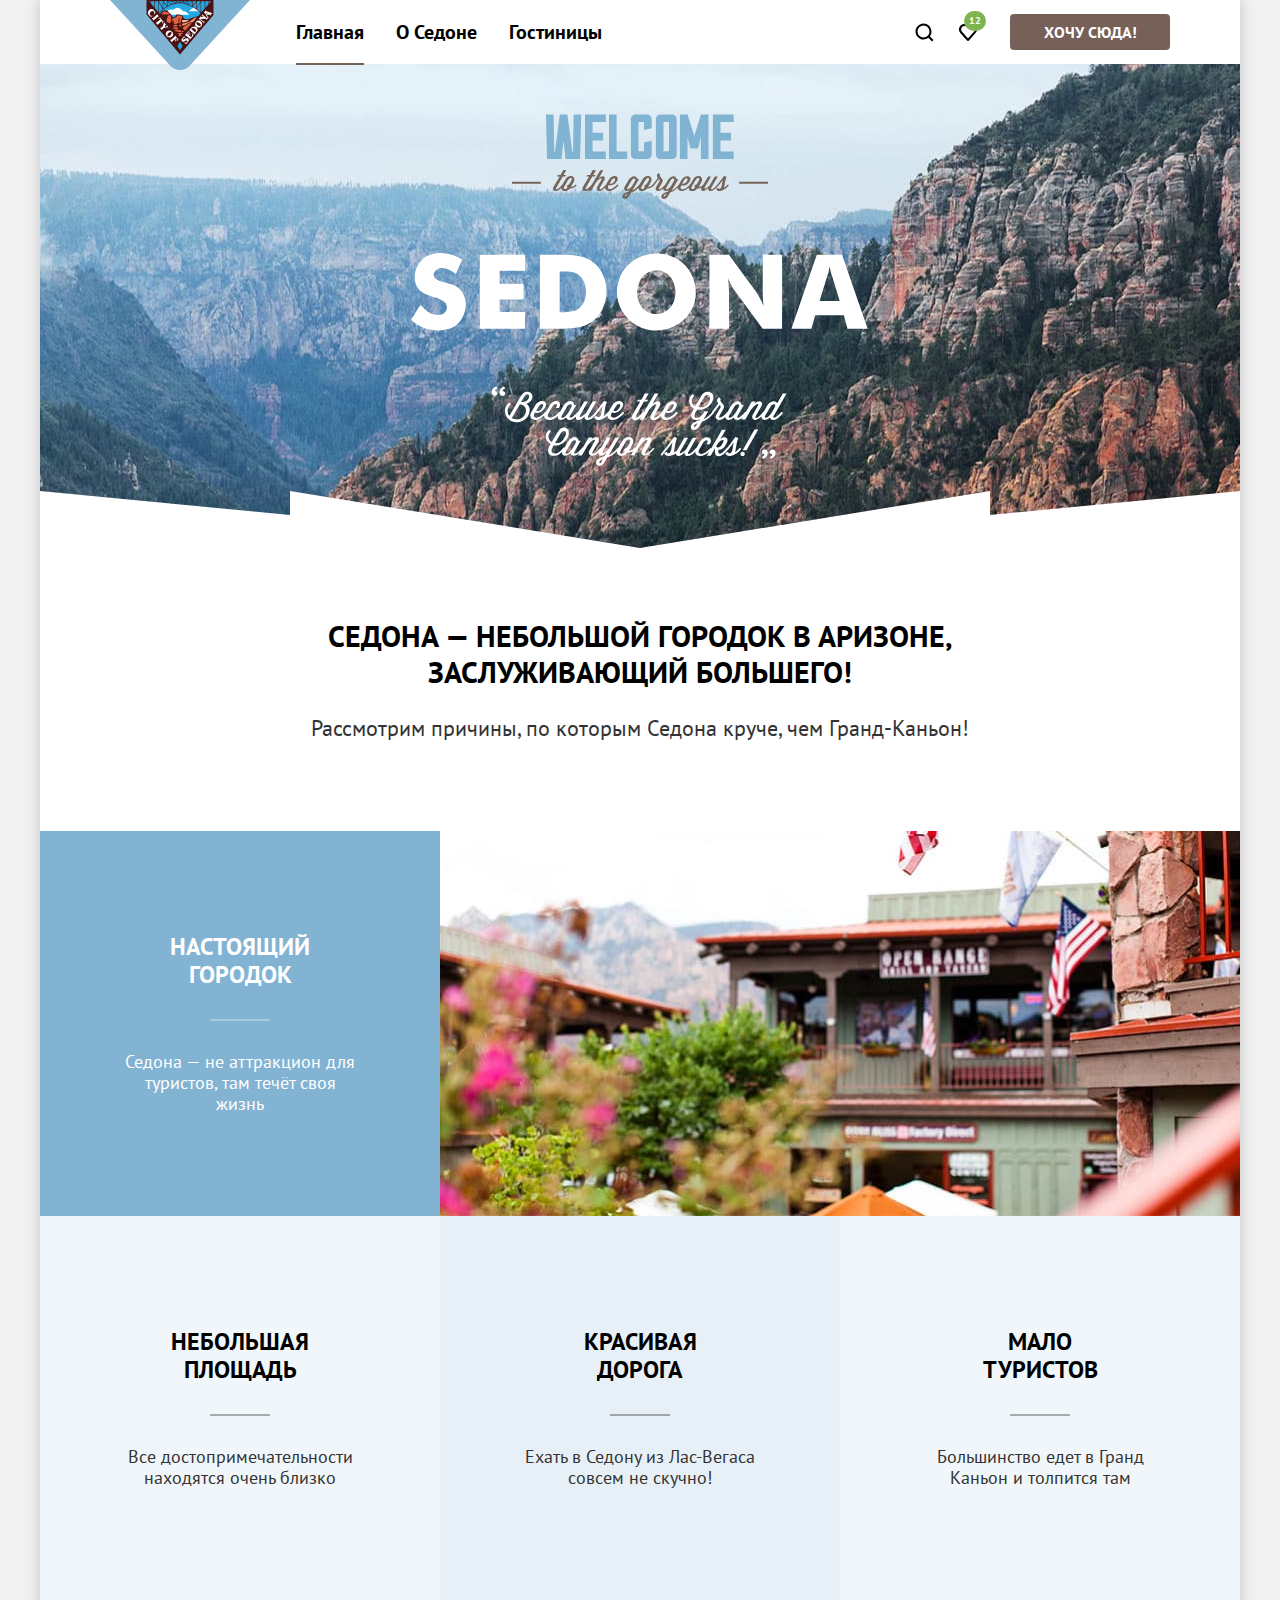
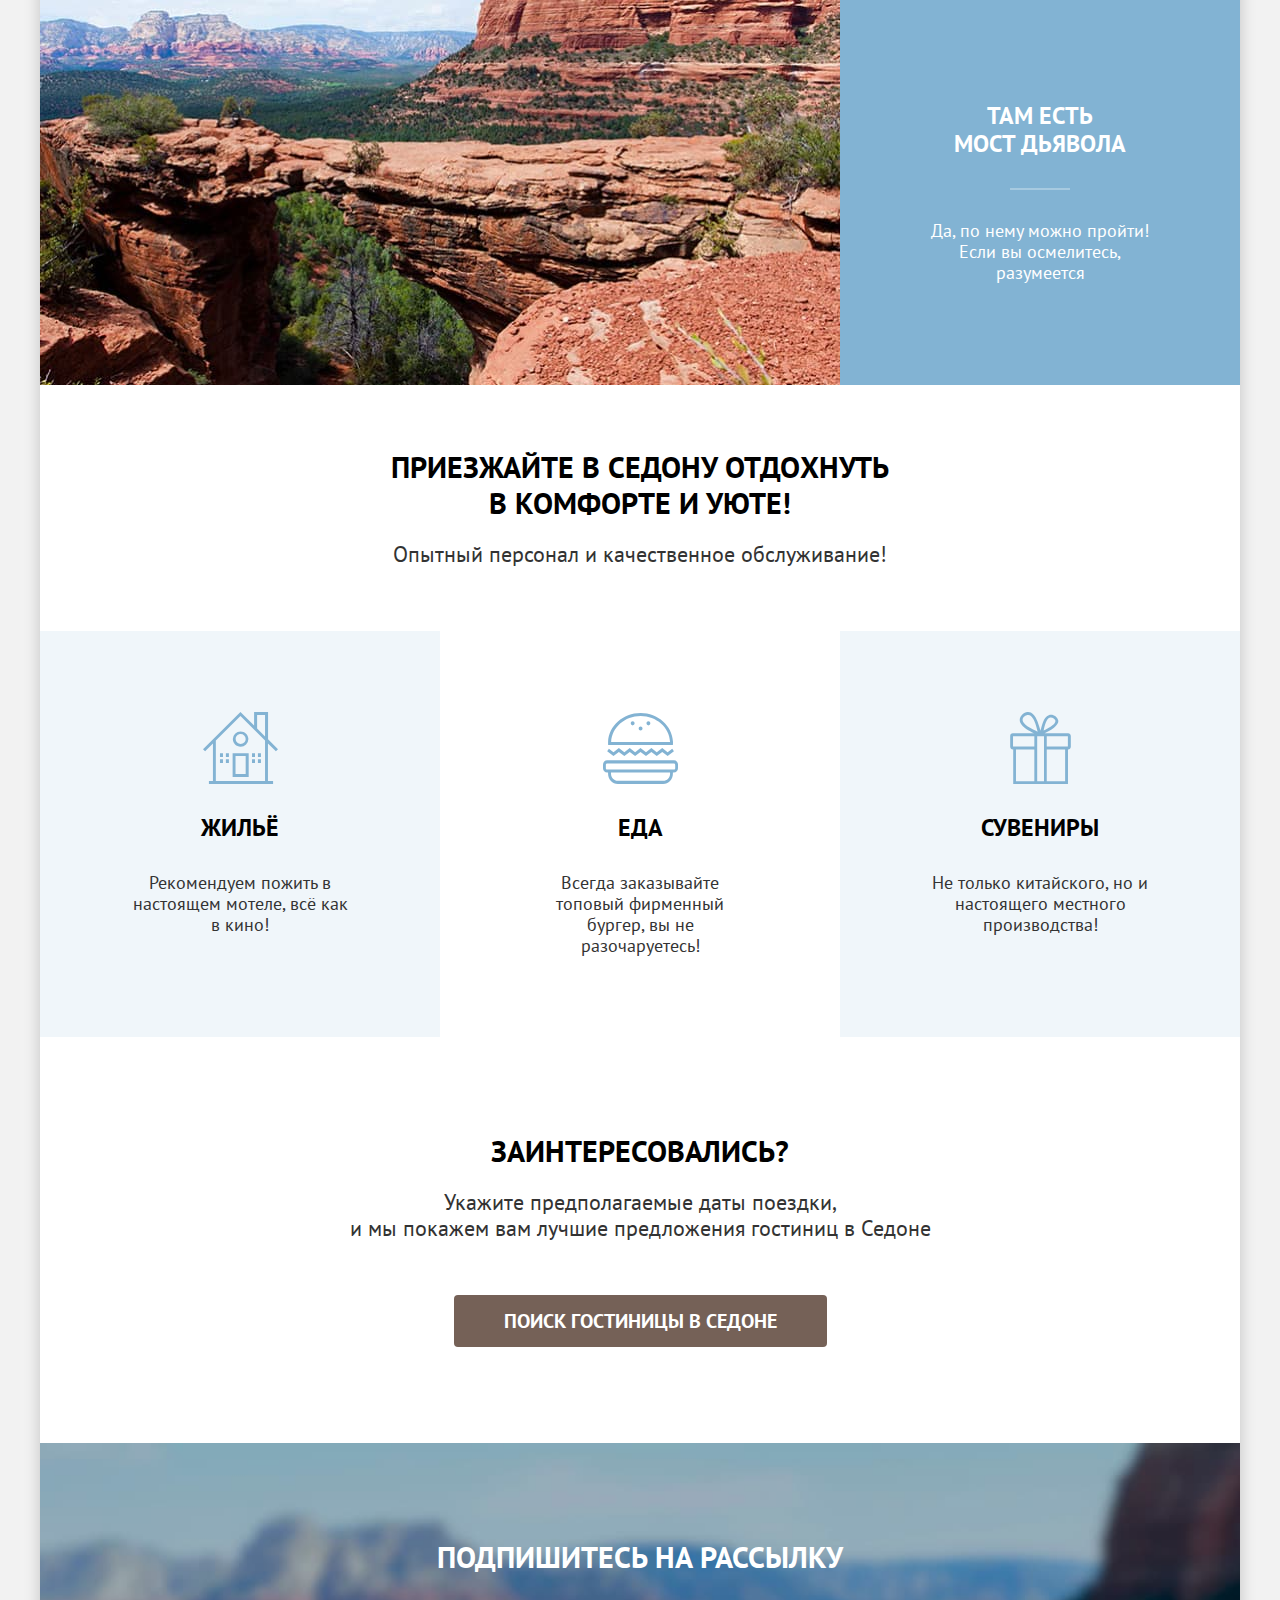
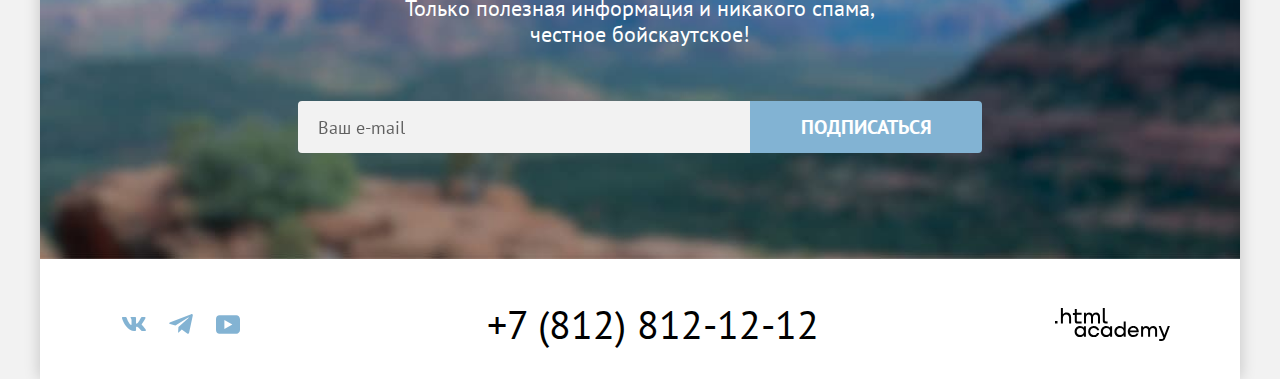
<file: index.html>
<!DOCTYPE html>
<html lang="ru">

<head>
  <meta charset="utf-8">
  <title>Седона</title>
  <link rel="stylesheet" href="styles/styles.css">
</head>

<body>
<div class="page-container">
  <header class="page-header" data-test="header">
    <a class="page-header__logo" href="index.html">
      <img class="page-header__logo-img" src="images/logo.svg" width="140" height="70" alt="Логотип Седона">
    </a>
    <nav class="navigation">
      <ul class="navigation__list list-reset">
        <li class="navigation__item">
          <a class="navigation__link navigation__link--current" href="index.html" aria-current="page">
            Главная
          </a>
        </li>
        <li class="navigation__item">
          <a class="navigation__link" href="#">О Седоне</a>
        </li>
        <li class="navigation__item">
          <a class="navigation__link" href="catalog.html">Гостиницы</a>
        </li>
      </ul>
      <ul class="navigation__list navigation__list--user list-reset">
        <li class="navigation__item">
          <a class="navigation__link navigation__link--search" href="#">
            <span class="visually-hidden">Поиск</span>
          </a>
        </li>

        <li class="navigation__item">
          <a class="navigation__link navigation__link--favorites" href="#">
            <span class="visually-hidden">В избранном</span>
            <span class="navigation__favorites-count">12</span>
          </a>
        </li>
      </ul>
    </nav>
    <a class="page-header__cta-button button" href="#">Хочу сюда!</a>
  </header>
  <main class="main main--index" data-test="main">
    <section class="hero" data-test="hero">
      <h1 class="visually-hidden">Добро пожаловать в Седону!</h1>
      <img class="hero__image" src="images/welcome.svg" width="458" height="352"
           alt="Welcome to the gorgeous Sedona, because the Grand Canyon sucks!">
    </section>
    <section class="advantages" data-test="advantages">
      <h2 class="advantages__title section-title">Седона — небольшой городок в Аризоне, заслуживающий большего!</h2>
      <p class="advantages__description">Рассмотрим причины, по которым Седона круче, чем Гранд-Каньон!</p>
      <ul class="advantages__list list-reset">
        <li class="advantages__item advantages__item--image">
          <div class="advantages__item-content">
            <h3 class="advantages__item-title item-title">Настоящий городок</h3>
            <p class="advantages__item-text item-text">Седона — не аттракцион для туристов, там течёт своя жизнь</p>
          </div>
          <img class="advantages__item-image" src="images/advantages/1.jpg" width="800" height="385"
               alt="Уютная улица Седоны">
        </li>
        <li class="advantages__item">
          <h3 class="advantages__item-title item-title">Небольшая площадь</h3>
          <p class="advantages__item-text item-text">Все достопримечательности находятся очень близко</p>
        </li>
        <li class="advantages__item">
          <h3 class="advantages__item-title item-title">Красивая<br> дорога</h3>
          <p class="advantages__item-text item-text">Ехать в Седону из Лас-Вегаса совсем не скучно!</p>
        </li>
        <li class="advantages__item">
          <h3 class="advantages__item-title item-title">Мало<br> туристов</h3>
          <p class="advantages__item-text item-text">Большинство едет в Гранд Каньон и толпится там</p>
        </li>
        <li class="advantages__item advantages__item--image">
          <div class="advantages__item-content">
            <h3 class="advantages__item-title item-title">Там есть<br> мост дьявола</h3>
            <p class="advantages__item-text item-text">Да, по нему можно пройти! Если вы осмелитесь, разумеется</p>
          </div>
          <img class="advantages__item-image" src="images/advantages/2.jpg" width="800" height="385"
               alt="Вид с моста дьявола на каньон">
        </li>
      </ul>
    </section>
    <section class="features">
      <h2 class="features__title section-title">Приезжайте в Седону отдохнуть в комфорте и уюте!</h2>
      <p class="features__description">Опытный персонал и качественное обслуживание!</p>
      <ul class="features__list list-reset">
        <li class="features__item features__item--motel">
          <h3 class="features__item-title item-title">Жильё</h3>
          <p class="features__item-text item-text">Рекомендуем пожить в настоящем мотеле,
            всё как в кино!</p>
        </li>
        <li class="features__item features__item--food">
          <h3 class="features__item-title item-title">Еда</h3>
          <p class="features__item-text item-text">Всегда заказывайте
            топовый фирменный бургер, вы не разочаруетесь!</p>
        </li>
        <li class="features__item features__item--gift">
          <h3 class="features__item-title item-title">Сувениры</h3>
          <p class="features__item-text item-text">Не только китайского,
            но и настоящего местного производства!</p>
        </li>
      </ul>
    </section>
    <section class="search" data-test="search">
      <h2 class="search__title section-title">Заинтересовались?</h2>
      <p class="search__description">Укажите предполагаемые даты поездки,<br> и мы покажем вам лучшие предложения
        гостиниц в
        Седоне</p>
      <button class="search__button button button--big" type="button">Поиск гостиницы в Седоне</button>
    </section>
    <section class="subscription" data-test="subscribe">
      <h2 class="subscription__title section-title">Подпишитесь на рассылку</h2>
      <p class="subscription__description">Только полезная информация и никакого спама,<br> честное бойскаутское!
      </p>
      <form class="subscription__form" action="https://echo.htmlacademy.ru/" method="post">
        <label class="subscription__label" for="subscription-email">
          <span class="visually-hidden">Введите e-mail</span>
        </label>
        <input class="subscription__input" type="email" name="subscription-email" id="subscription-email"
               placeholder="Ваш e-mail" required>
        <button class="subscription__button button button--big button--second" type="submit">Подписаться</button>
      </form>
    </section>
  </main>
  <footer class="page-footer" data-test="footer">
    <ul class="social list-reset">
      <li class="social__item">
        <a class="social__link social__link--vk"
           href="https://vk.com/htmlacademy"
           target="_blank"
           rel="noopener">
          <span class="visually-hidden">Vkontakte</span>
        </a>
      </li>
      <li class="social__item">
        <a class="social__link social__link--telegram"
           href="https://t.me/htmlacademy"
           target="_blank"
           rel="noopener">
          <span class="visually-hidden">Telegram</span>
        </a>
      </li>
      <li class="social__item">
        <a class="social__link social__link--youtube"
           href="https://www.youtube.com/user/htmlacademyru"
           target="_blank"
           rel="noopener">
          <span class="visually-hidden">YouTube</span>
        </a>
      </li>
    </ul>
    <a class="page-footer__phone" href="tel:+78128121212">+7 (812) 812-12-12</a>
    <a class="page-footer__academy-link"
       href="https://htmlacademy.ru/"
       target="_blank"
       rel="noopener">
      <span class="page-footer__academy-icon" aria-hidden="true"></span>
      <span class="visually-hidden">HTML Academy</span>
    </a>
  </footer>
</div>

<div class="modal modal--hidden">
  <div class="modal__inner modal__inner--search">
    <section class="modal__content">
      <h2 class="modal__title">Поиск гостиницы в Седоне</h2>
      <button class="modal__close-button" type="button">
        <span class="visually-hidden">Закрыть</span>
        <svg width="15" height="15" viewBox="0 0 15 15" fill="currentColor" xmlns="http://www.w3.org/2000/svg">
          <path
            d="M14.5 1.78 13.2.5 7.49 6.2 1.79.5.48 1.8l5.7 5.7-5.7 5.7 1.3 1.3 5.7-5.7 5.7 5.7 1.3-1.3-5.7-5.7 5.7-5.7Z" />
        </svg>
      </button>
      <form class="search-form" action="https://echo.htmlacademy.ru/" method="post">
        <p class="search-form__field-group">
          <label class="search-form__label" for="search-checkin">Дата заезда:</label>
          <input class="search-form__input search-form__input--date" type="text" name="search-checkin"
                 value="27 апреля 2020" id="search-checkin" placeholder="Укажите дату" required>
          <span class="search-form__message search-form__message--error">Мы не можем отправить вас в прошлое.</span>
        </p>
        <p class="search-form__field-group">
          <label class="search-form__label" for="search-checkout">Дата выезда:</label>
          <input class="search-form__input search-form__input--date" type="text" name="search-checkout"
                 value="1 сентября 2023" id="search-checkout" placeholder="Укажите дату" required>
          <span class="search-form__message">На эти даты есть свободные номера. Пока есть.</span>
        </p>
        <p class="search-form__field-group search-form__field-group--count">
              <span class="search-form__option search-form__option--adults">
                <label class="search-form__label" for="search-adults">Взрослые:</label>
                <span class="search-form__count-container">
                  <button class="search-form__count-button search-form__count-button--minus" type="button">
                    <svg width="14" height="14" viewBox="0 0 14 14" fill="currentColor"
                         xmlns="http://www.w3.org/2000/svg">
                      <path d="M0 6v2h8h6V6Z" />
                    </svg>
                    <span class="visually-hidden">Уменьшить количество взрослых</span>
                  </button>
                  <input class="search-form__input search-form__input--count" type="number" name="search-adults"
                         value="2" placeholder="1" id="search-adults" required>
                  <button class="search-form__count-button search-form__count-button--plus" type="button">
                    <svg width="14" height="14" viewBox="0 0 14 14" fill="currentColor"
                         xmlns="http://www.w3.org/2000/svg">
                      <path d="M14 6H8V0H6v6H0v2h6v6h2V8h6V6Z" />
                    </svg>
                    <span class="visually-hidden">Увеличить количество взрослых</span>
                  </button>
                </span>
              </span>
          <span class="search-form__option search-form__option--kids">
                <span class="search-form__label-wrapper">
                  <label class="search-form__label" for="search-kids">Дети:</label>
                  <span class="tooltip">
                    <button class="tooltip__toggle" type="button" aria-labelledby="tooltip-label-date">
                      <svg class="tooltip__icon" width="26" height="26" viewBox="0 0 26 26" fill="currentColor"
                           xmlns="http://www.w3.org/2000/svg">
                        <circle cx="13" cy="13" r="13" />
                        <path fill-rule="evenodd" clip-rule="evenodd" d="M12 7h2v2h-2V7Zm2 12h-2v-9h2v9Z"
                              fill="#ffffff" />
                      </svg>
                    </button>
                    <span class="tooltip__text" role="tooltip" id="tooltip-label-date">Укажите количество детей, которые
                      будут с вами, возраст которых от 6 до 18 лет. Дети до 6 лет размещаются бесплатно.</span>
                  </span>
                </span>
                <span class="search-form__count-container">
                  <button class="search-form__count-button search-form__count-button--minus" type="button">
                    <svg width="14" height="14" viewBox="0 0 14 14" fill="currentColor"
                         xmlns="http://www.w3.org/2000/svg">
                      <path d="M0 6v2h8h6V6Z" />
                    </svg>
                    <span class="visually-hidden">Уменьшить количество детей</span>
                  </button>
                  <input class="search-form__input search-form__input--count" type="number" id="search-kids"
                         name="search-kids" value="2" placeholder="1" required>
                  <button class="search-form__count-button search-form__count-button--plus" type="button">
                    <svg width="14" height="14" viewBox="0 0 14 14" fill="currentColor"
                         xmlns="http://www.w3.org/2000/svg">
                      <path d="M14 6H8V0H6v6H0v2h6v6h2V8h6V6Z" />
                    </svg>
                    <span class="visually-hidden">Увеличить количество детей</span>
                  </button>
                </span>
              </span>
        </p>
        <button class="button search-form__button" type="submit">Найти</button>
      </form>
    </section>
  </div>
</div>
<script src="script/script.js" type="module"></script>
</body>

</html>
</file>
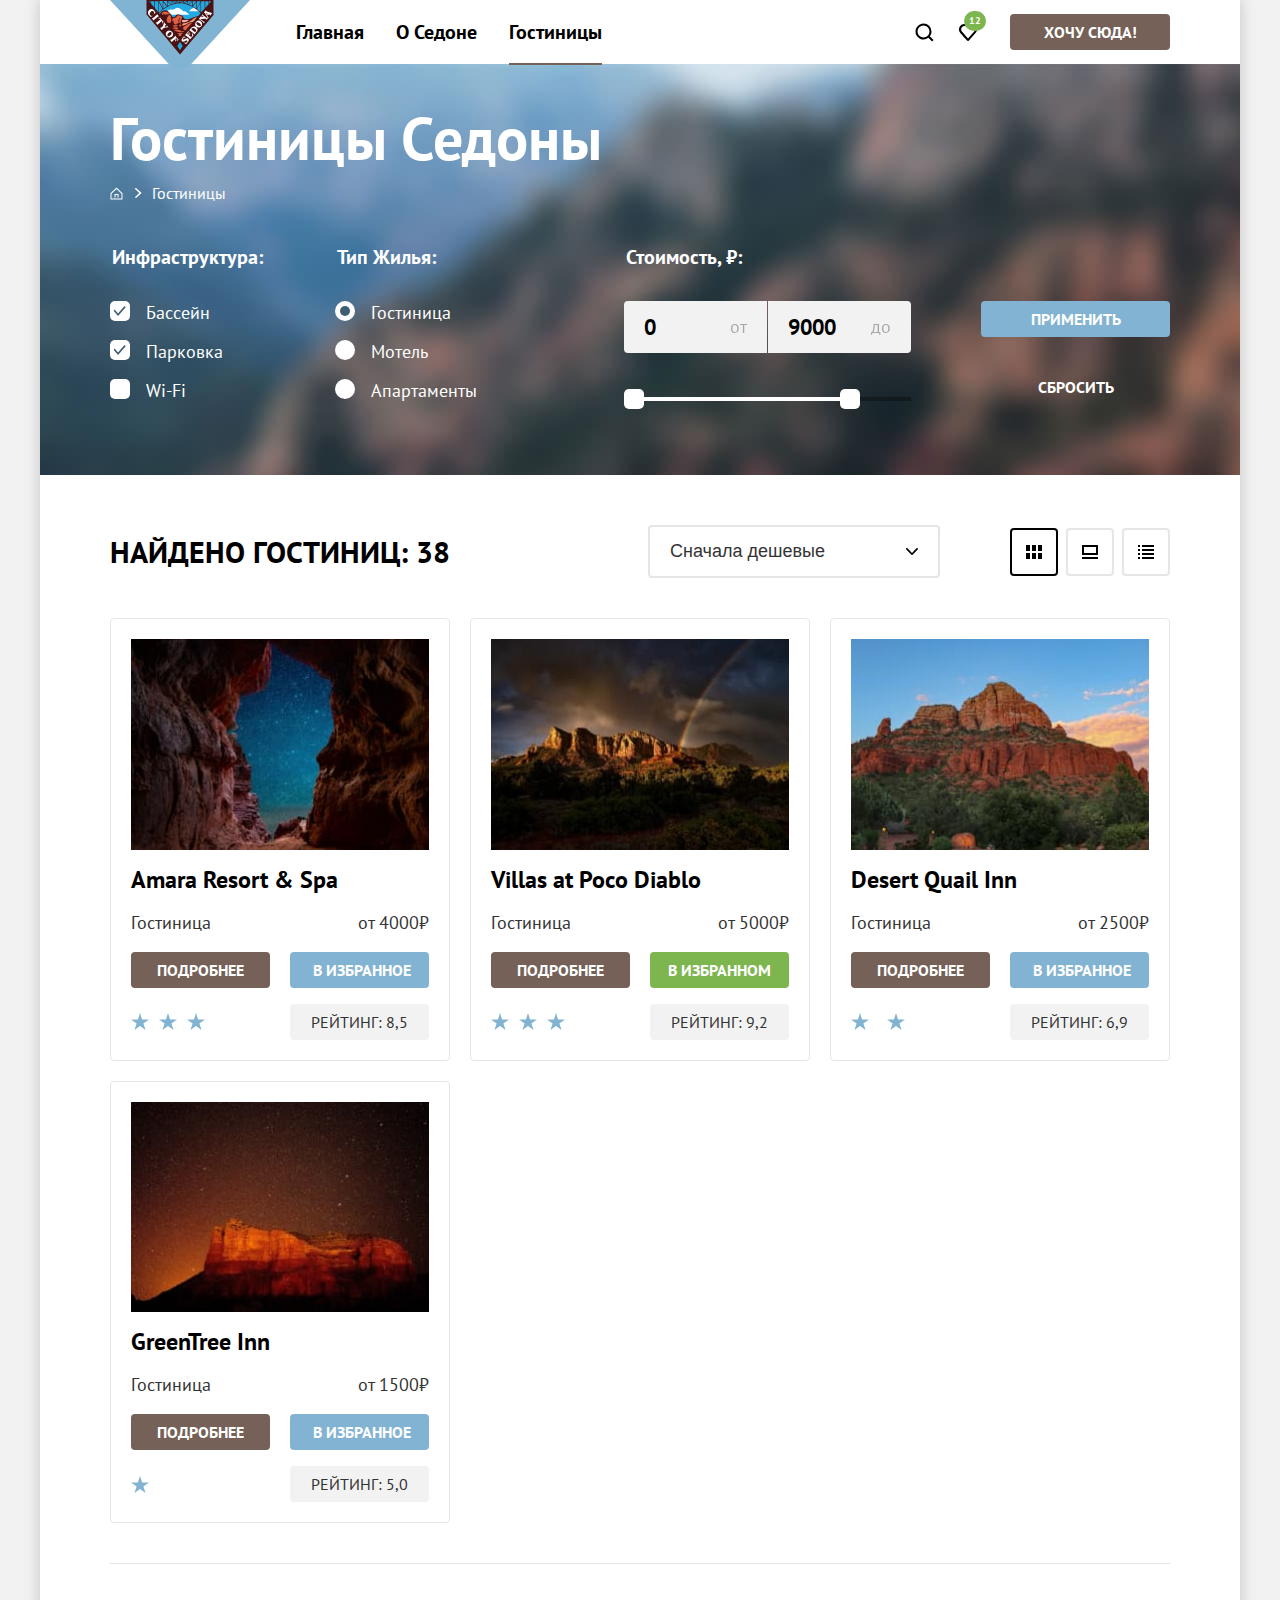
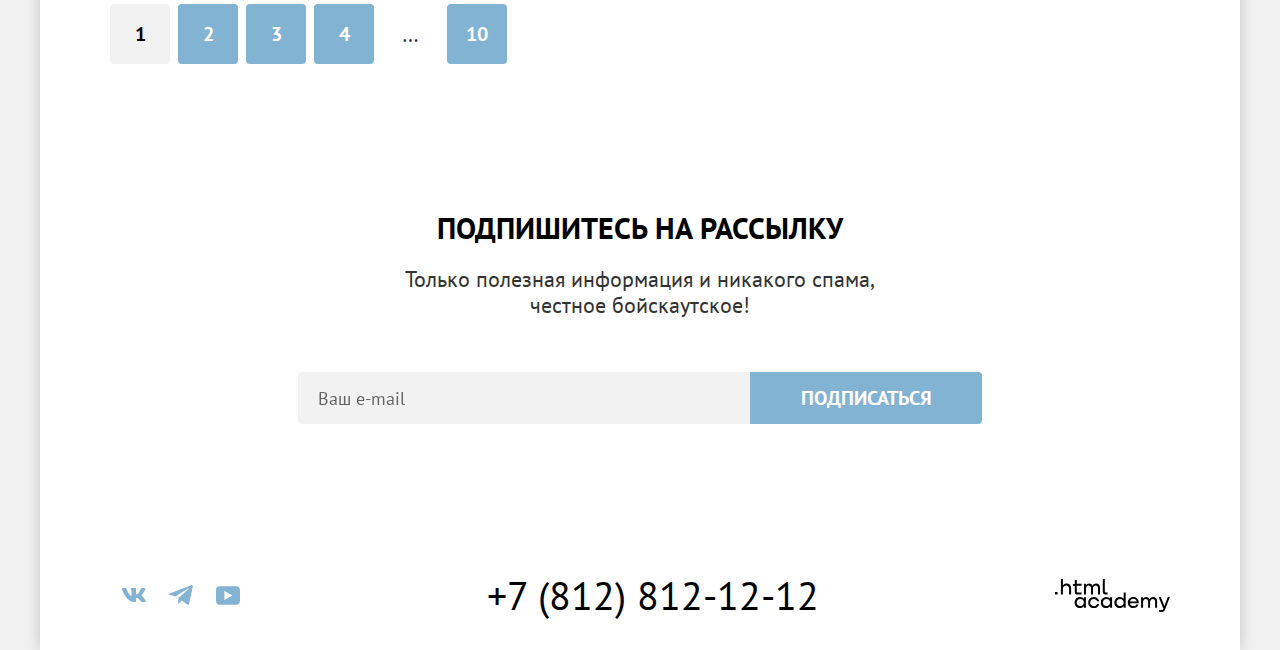
<file: catalog.html>
<!DOCTYPE html>
<html lang="ru">

<head>
  <meta charset="utf-8">
  <title>Каталог</title>
  <link rel="stylesheet" href="styles/styles.css">
</head>

<body>
<div class="page-container">
  <header class="page-header" data-test="header">
    <a class="page-header__logo" href="index.html">
      <img class="page-header__logo-img" src="images/logo.svg" width="140" height="70" alt="Логотип Седона">
    </a>
    <nav class="navigation">
      <ul class="navigation__list list-reset">
        <li class="navigation__item">
          <a class="navigation__link" href="index.html">Главная</a>
        </li>
        <li class="navigation__item">
          <a class="navigation__link" href="#">О Седоне</a>
        </li>
        <li class="navigation__item">
          <a class="navigation__link  navigation__link--current" href="catalog.html"
             aria-current="page">Гостиницы</a>
        </li>
      </ul>
      <ul class="navigation__list navigation__list--user list-reset">
        <li class="navigation__item">
          <a class="navigation__link navigation__link--search" href="#">
            <span class="visually-hidden">Поиск</span>
          </a>
        </li>

        <li class="navigation__item">
          <a class="navigation__link navigation__link--favorites" href="#">
            <span class="visually-hidden">В избранном</span>
            <span class="navigation__favorites-count">12</span>
          </a>
        </li>
      </ul>
    </nav>
    <a class="page-header__cta-button button" href="#">Хочу сюда!</a>
  </header>
  <main class="main main--inner" data-test="main">
    <header class="inner-header">
      <h1 class="inner-header__title page-title">Гостиницы Седоны</h1>
      <ul class="breadcrumbs list-reset">
        <li class="breadcrumbs__item">
          <a class="breadcrumbs__link breadcrumbs__link--home" href="index.html">
            <span class="visually-hidden">Главная</span>
          </a>
        </li>
        <li class="breadcrumbs__item">
          <span class="breadcrumbs__current">Гостиницы</span>
        </li>
      </ul>
      <section class="catalog-filter" data-test="filter">
        <h2 class="visually-hidden">Подбор гостиниц</h2>
        <form class="catalog-filter__form" action="https://echo.htmlacademy.ru/" method="get">
          <fieldset class="catalog-filter__group">
            <legend class="catalog-filter__title">Инфраструктура:</legend>
            <ul class="catalog-filter__list list-reset">
              <li class="catalog-filter__item">
                <label class="control">
                  <input class="control__input control-input visually-hidden" type="checkbox" name="swimming-pool"
                         checked>
                  <span class="control__mark control-mark"></span>
                  <span class="control__label control-label">Бассейн</span>
                </label>
              </li>
              <li class="catalog-filter__item">
                <label class="control">
                  <input class="control__input control-input visually-hidden" type="checkbox" name="parking"
                         checked>
                  <span class="control__mark control-mark"></span>
                  <span class="control__label control-label">
                        Парковка</span>
                </label>
              </li>
              <li class="catalog-filter__item">
                <label class="control">
                  <input class="control__input control-input visually-hidden" type="checkbox" name="wi-fi">
                  <span class="control__mark control-mark"></span>
                  <span class="control__label control-label">Wi-Fi</span>
                </label>
              </li>
            </ul>
          </fieldset>
          <fieldset class="catalog-filter__group">
            <legend class="catalog-filter__title">Тип жилья:</legend>
            <ul class="catalog-filter__list list-reset">
              <li class="catalog-filter__item">
                <label class="control">
                  <input class="control__input control-input visually-hidden" type="radio" name="group"
                         value="hotel" checked>
                  <span class="control__mark control-mark"></span>
                  <span class="control__label control-label">Гостиница</span>
                </label>
              </li>
              <li class="catalog-filter__item">
                <label class="control">
                  <input class="control__input control-input visually-hidden" type="radio" name="group"
                         value="motel">
                  <span class="control__mark control-mark"></span>
                  <span class="control__label control-label">Мотель</span>
                </label>
              <li class="catalog-filter__item">
                <label class="control">
                  <input class="control__input control-input visually-hidden" type="radio" name="group"
                         value="apartment">
                  <span class="control__mark control-mark"></span>
                  <span class="control__label control-label">Апартаменты</span>
                </label>
              </li>
            </ul>
          </fieldset>
          <fieldset class="catalog-filter__group catalog-filter__group--range">
            <legend class="catalog-filter__title">Стоимость, ₽:</legend>
            <div class="range">
              <div class="range__inputs">
                <div class="range__input">
                  <input
                    class="range__field range__field--min"
                    type="number"
                    name="min-price"
                    value="0"
                    id="min-price">
                  <label class="range__label" for="min-price">от</label>
                </div>

                <div class="range__input">
                  <input
                    class="range__field range__field--max"
                    type="number"
                    name="max-price"
                    value="9000"
                    id="max-price">
                  <label class="range__label" for="max-price">до</label>
                </div>
              </div>

              <div class="range__scale">
                <div class="range__bar" style="left: 0px; width: 226px">
                  <button class="range__toggle range__toggle--min" type="button">
                    <span class="visually-hidden">Изменить минимальную цену</span>
                  </button>

                  <button class="range__toggle range__toggle--max" type="button">
                    <span class="visually-hidden">Изменить максимальную цену</span>
                  </button>
                </div>
              </div>
            </div>
          </fieldset>
          <div class="catalog-filter__buttons">
            <button class="catalog-filter__button button button--second" type="submit">Применить</button>
            <button class="catalog-filter__button button button--reset" type="reset">Сбросить</button>
          </div>
        </form>
      </section>
    </header>
    <section class="catalog" data-test="catalog">
      <h2 class="visually-hidden">Предложение по гостиницам, отелям и апартаментам</h2>
      <div class="catalog__sort">
        <p class="catalog__found section-title">Найдено гостиниц: 38</p>
        <select class="catalog__sort-select select-control" aria-label="Сортировка">
          <option value="popular">Сначала популярные</option>
          <option value="cheap" selected>Сначала дешевые</option>
          <option value="expensive">Сначала дорогие</option>
        </select>
        <div class="catalog__view">
          <a class="catalog__view-toggle catalog__view-toggle--tile catalog__view-toggle--active"
             href="catalog.html?view=tile">
            <span class="visually-hidden">Показать плиткой</span>
          </a>
          <a class="catalog__view-toggle catalog__view-toggle--card" href="catalog.html?view=card">
            <span class="visually-hidden">Показать карточками</span>
          </a>
          <a class="catalog__view-toggle catalog__view-toggle--list" href="catalog.html?view=list">
            <span class="visually-hidden">Показать списком</span>
          </a>
        </div>
      </div>
      <ul class="catalog-list list-reset">
        <li class="hotel-card">
          <article class="hotel-card__inner">
            <a class="hotel-card__image-link" href="#">
              <img class="hotel-card__image" src="images/catalog/1.jpg" width="300" height="212"
                   alt="Ночное звездное небо из пещеры в Седоне">
            </a>
            <h3 class="hotel-card__title">
              <a class="hotel-card__title-link title-text" href="#">Amara Resort & Spa</a>
            </h3>
            <p class="hotel-card__type">Гостиница</p>
            <p class="hotel-card__price">от 4000₽</p>
            <a class="hotel-card__button button" href="#">Подробнее</a>
            <button class="hotel-card__button  button button--second" type="button" aria-pressed="false">
              В избранное
            </button>
            <p class="hotel-card__stars hotel-card__stars--4" role="img">
                  <span class="visually-hidden">
                    4 звезды
                  </span>
            </p>
            <p class="hotel-card__rating">Рейтинг: 8,5</p>
          </article>
        </li>
        <li class="hotel-card">
          <article class="hotel-card__inner">
            <a class="hotel-card__image-link" href="#">
              <img class="hotel-card__image" src="images/catalog/2.jpg" width="300" height="212"
                   alt="Радуга над горами Седоны">
            </a>
            <h3 class="hotel-card__title">
              <a class="hotel-card__title-link title-text" href="#">Villas at Poco Diablo</a>
            </h3>
            <p class="hotel-card__type">Гостиница</p>
            <p class="hotel-card__price">от 5000₽</p>
            <a class="hotel-card__button button" href="#">Подробнее</a>
            <button class="hotel-card__button button button--select" type="button" aria-pressed="true">В избранном
            </button>
            <p class="hotel-card__stars hotel-card__stars--4" role="img">
                  <span class="visually-hidden">
                    4 звезды
                  </span>
            </p>
            <p class="hotel-card__rating">Рейтинг: 9,2</p>
          </article>
        </li>
        <li class="hotel-card">
          <article class="hotel-card__inner">
            <a class="hotel-card__image-link" href="#">
              <img class="hotel-card__image" src="images/catalog/3.jpg" width="300" height="212"
                   alt="Деревья у подножия гор Седоны">
            </a>
            <h3 class="hotel-card__title">
              <a class="hotel-card__title-link title-text" href="#">Desert Quail Inn</a>
            </h3>
            <p class="hotel-card__type">Гостиница</p>
            <p class="hotel-card__price">от 2500₽</p>
            <a class="hotel-card__button button" href="#">Подробнее</a>
            <button class="hotel-card__button button button--second" type="button" aria-pressed="false">
              В избранное
            </button>
            <p class="hotel-card__stars hotel-card__stars--3" role="img">
                  <span class="visually-hidden">
                    3 звезды
                  </span>
            </p>
            <p class="hotel-card__rating">Рейтинг: 6,9</p>
          </article>
        </li>
        <li class="hotel-card">
          <article class="hotel-card__inner">
            <a class="hotel-card__image-link" href="#">
              <img class="hotel-card__image" src="images/catalog/4.jpg" width="300" height="212"
                   alt="Ночное небо и горы Седоны">
            </a>
            <h3 class="hotel-card__title">
              <a class="hotel-card__title-link title-text" href="#">GreenTree Inn
              </a>
            </h3>
            <p class="hotel-card__type">Гостиница</p>
            <p class="hotel-card__price">от 1500₽</p>
            <a class="hotel-card__button button" href="#">Подробнее</a>
            <button class="hotel-card__button button button--second" type="button" aria-pressed="false">
              В избранное
            </button>
            <p class="hotel-card__stars hotel-card__stars--2">
                  <span class="visually-hidden">
                    2 звезды
                  </span>
            </p>
            <p class="hotel-card__rating">Рейтинг: 5,0</p>
          </article>
        </li>
      </ul>
      <ul class="pagination list-reset">
        <li class="pagination__item">
          <a class="pagination__link pagination__link--current">1</a>
        </li>
        <li class="pagination__item">
          <a class="pagination__link" href="#">2</a>
        </li>
        <li class="pagination__item">
          <a class="pagination__link" href="#">3</a>
        </li>
        <li class="pagination__item">
          <a class="pagination__link" href="#">4</a>
        </li>
        <li class="pagination__item pagination__item--ellipsis">
          <span aria-hidden="true">…</span>
        </li>
        <li class="pagination__item">
          <a class="pagination__link" href="#">10</a>
        </li>
      </ul>
    </section>
    <section class="subscription" data-test="subscribe">
      <h2 class="subscription__title section-title">Подпишитесь на рассылку</h2>
      <p class="subscription__description">Только полезная информация и никакого спама, честное бойскаутское!</p>
      <form class="subscription__form" action="https://echo.htmlacademy.ru/" method="post">
        <label class="subscription__label" for="subscription-email">
          <span class="visually-hidden">Введите e-mail</span>
        </label>
        <input class="subscription__input" type="email" name="subscription-email" id="subscription-email"
               placeholder="Ваш e-mail" required>
        <button class="subscription__button button button--big button--second" type="submit">Подписаться</button>
      </form>
    </section>
  </main>
  <footer class="page-footer" data-test="footer">
    <ul class="social list-reset">
      <li class="social__item">
        <a class="social__link social__link--vk"
           href="https://vk.com/htmlacademy"
           target="_blank"
           rel="noopener">
          <span class="visually-hidden">Vkontakte</span>
        </a>
      </li>
      <li class="social__item">
        <a class="social__link social__link--telegram"
           href="https://t.me/htmlacademy"
           target="_blank"
           rel="noopener">
          <span class="visually-hidden">Telegram</span>
        </a>
      </li>
      <li class="social__item">
        <a class="social__link social__link--youtube"
           href="https://www.youtube.com/user/htmlacademyru"
           target="_blank"
           rel="noopener">
          <span class="visually-hidden">YouTube</span>
        </a>
      </li>
    </ul>
    <a class="page-footer__phone" href="tel:+78128121212">+7 (812) 812-12-12</a>
    <a class="page-footer__academy-link"
       href="https://htmlacademy.ru/"
       target="_blank"
       rel="noopener">
      <span class="page-footer__academy-icon" aria-hidden="true"></span>
      <span class="visually-hidden">HTML Academy</span>
    </a>
  </footer>
</div>
</body>

</html>
</file>
<file: styles/styles.css>
@font-face {
  font-family: "PT Sans";
  src: url("../fonts/ptsans-400.woff2") format("woff2");
  font-weight: 400;
  font-style: normal;
  font-display: swap;
}

@font-face {
  font-family: "PT Sans";
  src: url("../fonts/ptsans-700.woff2") format("woff2");
  font-weight: 700;
  font-style: normal;
  font-display: swap;
}

:root {
  /* Цвета текста */
  --texts-second: #333;
  --texts-error: #ff5757;
  --texts-hover: #756157;
  --texts-active: rgba(117, 97, 87, 0.3);
  --texts-texts-basic: #000;
  --texts-background-default: #fff;
  --texts-background-small: rgba(255, 255, 255, 0.3);
  --texts-background-hover: rgba(255, 255, 255, 0.6);
  --texts-background-focus: rgba(255, 255, 255, 0.1);
  --texts-background-active: rgba(255, 255, 255, 0.3); /* Цвета кнопок */
  --buttons-basic: #756157;
  --buttons-second: #82b3d3;
  --buttons-select: #7db54f;
  --buttons-disabled: #e5e5e5;
  --buttons-brown-hover: #615048;
  --buttons-blue-hover: #68a2ca;
  --buttons-green-hover: #6c9e42;
  /* Фоны */
  --background-basic-1: #fff;
  --background-basic-2: rgba(0, 0, 0, 0.3);
  --background-basic-3: #82b3d3;
  --background-second-1: rgba(131, 179, 211, 0.12);
  --background-second-2: rgba(131, 179, 211, 0.2);
  --basic-light: #f2f2f2;
  /* Цвета иконок */
  --icons-basic: #000;
  --icons-second: #83b3d3;
  --icons-text: #7db54f;
  --icons-hover: #756157;
  --icons-active: rgba(117, 97, 87, 0.3);
  --icons-second-hover: #68a2ca;
  --icons-second-active: rgba(104, 162, 202, 0.3);
  --forms-inputs: #3f5e72;
  --forms-elements-1: #e5e5e5;
  --forms-elements-2: #f2f2f2;
  /* Шрифт */
  --basic-font-family: "PT Sans", "Arial", sans-serif;
  /* Размеры */
  --font-size-s: 12px;
  --font-size-m: 14px;
  --font-size-l: 18px;
  --font-size-xl: 30px;
  /* Межстрочные */
  --line-height-s: 16px;
  --line-height-m: 20px;
  --line-height-l: 26px;
  --line-height-xl: 36px;
  /* Насыщенность */
  --font-weight-regular: 400;
  --font-weight-bold: 700;
  --heading-1-size: 60px;
  --heading-1-line: 78px;
  --heading-2-size: 30px;
  --heading-2-line: 36px;
  --heading-3-size: 24px;
  --heading-3-line: 28px;
  --heading-4-size: 20px;
  --heading-4-line: 24px;
  --text-phone-size: 40px;
  --text-phone-line: 40px;
  --text-basic-size: 22px;
  --text-basic-line: 26px;
  --text-blocks-size: 18px;
  --text-blocks-line: 21px;
  --text-small-size: 16px;
  --text-small-line: 21px;
  --text-xsmall-size: 10px;
  --text-xsmall-line: 10px;
  --text-bold-size: 18px;
  --text-bold-line: 21px;
  --form-input-size: 18px;
  --form-input-line: 21px;
  --checkbox-text: 18px;
  --checkbox-line: 23px;
  --button-big-size: 20px;
  --button-big-line: 36px;
  --button-small-size: 16px;
  --button-small-line: 20px;
  --button-like-normal-size: 16px;
  --button-like-normal-line: 20px;
  --button-like-noncase-size: 16px;
  --button-like-noncase-line: 20px;
}

*, *::before, *::after {
  box-sizing: border-box;
}

html {
  height: 100%;
  background-color: var(--forms-elements-2);
}

body {
  min-width: 1280px;
  height: 100%;
  margin: 0 auto;
  font-family: var(--basic-font-family);
  font-style: normal;
  font-size: var(--text-basic-size);
  line-height: var(--text-basic-line);
  font-weight: var(--font-weight-regular);

  color: var(--texts-second);
}

img {
  max-width: 100%;
  height: auto;
  object-fit: contain;
}

.visually-hidden {
  position: absolute;
  width: 1px;
  height: 1px;
  margin: -1px;
  padding: 0;
  border: 0;
  clip: rect(0 0 0 0);
  overflow: hidden;
}

.page-container {
  display: flex;
  flex-direction: column;
  max-width: 1200px;
  min-height: 100%;
  margin: 0 auto;

  background-color: var(--texts-background-default);
  box-shadow: 0 0 15px 0 hsla(0, 0%, 0%, 0.2);
}

.page-title {
  font-size: var(--heading-1-size);
  line-height: var(--heading-1-line);
  font-weight: var(--font-weight-bold);
}

.section-title {
  font-size: var(--heading-2-size);
  line-height: var(--heading-2-line);
  font-weight: var(--font-weight-bold);
  color: var(--texts-texts-basic);
  text-transform: uppercase;
}

.item-title {
  font-size: var(--heading-3-size);
  line-height: var(--heading-3-line);
  font-weight: var(--font-weight-bold);
  color: var(--texts-texts-basic);
  text-transform: uppercase;
}

.item-text {
  font-size: var(--text-blocks-size);
  line-height: var(--text-blocks-line);
}

.title-text {
  font-size: var(--heading-3-size);
  line-height: var(--heading-3-line);
  color: var(--texts-texts-basic);
  text-decoration: none;
}

.button {
  display: inline-block;
  appearance: none;
  padding: 8px 10px;
  font-family: inherit;
  font-size: var(--button-small-size);
  line-height: var(--button-small-line);
  font-weight: var(--font-weight-bold);
  text-align: center;
  color: var(--texts-background-default);
  background-color: var(--buttons-basic);
  text-decoration: none;
  text-transform: uppercase;
  border: none;
  border-radius: 4px;
  transition: background-color 250ms ease-in-out,
  color 250ms ease-in-out;
  cursor: pointer;
}

.button::before {
  content: "";
  height: 1em;
  display: inline-block;
  vertical-align: middle;
}

.button:not(:disabled):hover {
  background-color: var(--buttons-brown-hover);
}

.button:not(:disabled):focus-visible {
  background-color: var(--buttons-brown-hover);
}

.button:not(:disabled):active {
  color: var(--texts-background-small);
  background-color: var(--texts-hover);
}

.button:disabled {
  color: var(--texts-background-default);
  background-color: var(--buttons-disabled);
  pointer-events: none;
  cursor: default;
}

.button--second {
  background-color: var(--buttons-second);
}

.button--second:not(:disabled):hover {
  background-color: var(--buttons-blue-hover);
}

.button--second:not(:disabled):focus-visible {
  background-color: var(--buttons-blue-hover);
}

.button--second:not(:disabled):active {
  background-color: var(--buttons-second);
}

.button--select {
  background-color: var(--buttons-select);
}

.button--select:not(:disabled):hover {
  background-color: var(--buttons-green-hover);
}

.button--select:not(:disabled):focus-visible {
  background: var(--buttons-green-hover);
}

.button--select:not(:disabled):active {
  color: var(--texts-background-small);
}

.button--reset {
  background-color: transparent;
}

.button--reset:not(:disabled):hover {
  color: var(--texts-background-hover);
  background-color: transparent;
}

.button--reset:not(:disabled):focus-visible {
  background-color: transparent;
  outline: 3px solid var(--icons-second);
}

.button--reset:not(:disabled):active {
  color: var(--texts-background-small);
}

.button--big {
  padding: 8px 50px;
  font-size: var(--button-big-size);
  line-height: var(--button-big-line);
}

.list-reset {
  margin: 0;
  padding: 0;
  list-style-type: none;
}

.transition-basic {
  transition: opacity 0.2s ease, transform 0.15s ease;
}

.page-header {
  display: flex;
  align-items: center;
  padding: 0 70px;
}

.page-header__logo,
.navigation__link,
.page-header__cta-button {
  transition:
    opacity 0.2s ease,
    transform 0.15s ease;
}

.page-header__logo {
  align-self: flex-start;
  flex-shrink: 0;
  position: absolute;
  margin-right: 30px;
  z-index: 2;
}

.page-header__logo:hover,
.page-header__logo:focus-visible{
  opacity: 0.8;
}

.page-header__logo:active {
  opacity: 0.6;
  transform: scale(0.97);
}

.page-header__logo-img {
  display: block;
  width: 140px;
  height: 70px;
}

.navigation {
  width: 100%;
  display: flex;
  align-items: center;
  flex: 1;
  column-gap: 30px;
  padding-left: 170px;
}

.navigation__list {
  display: flex;
  align-items: center;
  flex-wrap: wrap;
}

.navigation__list--user {
  margin-left: auto;
  justify-content: flex-end;
}

.navigation__link {
  position: relative;
  display: block;
  max-width: 250px;
  padding: 20px 16px;
  font-size: var(--heading-4-size);
  line-height: var(--heading-4-line);
  font-weight: var(--font-weight-bold);
  color: var(--texts-texts-basic);
  text-align: center;
  text-decoration: none;
}

.navigation__link[aria-current="page"]::after {
  content: "";
  position: absolute;
  right: 16px;
  left: 16px;
  bottom: -1px;
  background-color: #756257;
  height: 2px;
}

.navigation__list--user .navigation__link {
  width: 44px;
  height: 64px;
  padding: 0;
  background-repeat: no-repeat;
  background-position: center;
  background-size: 20px 20px;
}

.navigation__link--search {
  background-image: url("../images/icons/search.svg");
}

.navigation__link--favorites {
  background-image: url("../images/icons/heart.svg");
}

.navigation__favorites-count {
  position: absolute;
  top: 11px;
  right: 4px;
  display: flex;
  justify-content: center;
  align-items: center;
  padding: 5px;
  font-size: var(--text-xsmall-size);
  line-height: var(--text-xsmall-line);
  color: var(--texts-background-default);
  background-color: var(--icons-text);
  border-radius: 100vh;
}

.page-header__cta-button {
  flex-shrink: 0;
  width: 160px;
  margin-left: 20px;
}

.main {
  flex-grow: 1;
}

.hero {
  margin-bottom: 70px;
  padding: 50px 0 77px;
  text-align: center;
  color: var(--texts-background-default);
  background-color: var(--background-basic-2);
  background-image: url("../images/divider.svg"), url("../images/index-bg.jpg");
  background-size: 100% auto, cover;
  background-repeat: no-repeat, no-repeat;
  background-position: center bottom, center;
}

.advantages {
  margin-bottom: 64px;
  text-align: center;
}

.advantages__title {
  width: 640px;
  margin: 0 auto 25px;
}

.advantages__description {
  width: 660px;
  margin: 0 auto 90px;
}

.advantages__list {
  display: grid;
  grid-template-columns: repeat(auto-fit, minmax(400px, 1fr));
}

.advantages__item:not(.advantages__item--image) {
  background-color: var(--background-second-1);
}

.advantages__item:not(.advantages__item--image):nth-child(odd) {
  background-color: var(--background-second-2);
}

.advantages__item--image {
  grid-column: 1 / -1;
  display: flex;
  color: var(--texts-background-default);
  background-color: var(--background-basic-3);
}

.advantages__item--image:last-child {
  flex-direction: row-reverse;
}

.advantages__item--image .advantages__item-title {
  color: var(--texts-background-default);
}

.advantages__item:not(.advantages__item--image),
.advantages__item-content {
  padding: 102px 84px;
}

.advantages__item:not(.advantages__item--image) {
  padding: 112px 84px;
}

.advantages__item-title {
  margin: 0;
}

.advantages__item-title::after {
  content: "";
  display: block;
  width: 60px;
  height: 2px;
  background-color: var(--background-basic-2);
  margin: 30px auto 30px;
}

.advantages__item--image .advantages__item-title::after {
  background-color: var(--texts-background-small);
}

.advantages__item-text {
  margin: 0
}

.features {
  margin-bottom: 96px;
  text-align: center;
}

.features__title {
  width: 505px;
  margin: 0 auto 20px;
}

.features__description {
  width: 505px;
  margin: 0 auto 64px;
}

.features__list {
  display: grid;
  grid-template-columns: repeat(auto-fit, minmax(400px, 1fr));
}

.features__item {
  padding: 81px 86px;
}

.features__item:nth-child(odd) {
  background-color: var(--background-second-1);
}

.features__item::before {
  content: "";
  display: block;
  width: 75px;
  height: 72px;
  margin: 0 auto 30px;
  background-size: contain;
  background-repeat: no-repeat;
  background-position: center;
}

.features__item--motel::before {
  background-image: url("../images/icons/house.svg");
}

.features__item--food::before {
  background-image: url("../images/icons/food.svg");
}

.features__item--gift::before {
  background-image: url("../images/icons/gift.svg");
}

.features__item-title {
  margin: 0 0 30px;
}

.features__item-text {
  margin: 0;
}

.search {
  text-align: center;
}

.search__title {
  margin: 0 auto 20px;
}

.search__description {
  width: 600px;
  margin: 0 auto;
}

.search__button {
  margin-top: 54px;
  margin-bottom: 96px;
}

.subscription {
  padding: 96px 258px 106px;
  text-align: center;
  color: var(--texts-background-default);
  background-color: var(--background-basic-2);
  background-image: url("../images/subscribe-bg.jpg");
  background-size: cover;
  background-repeat: no-repeat;
  background-position: center;
}

.subscription__title {
  margin: 0 auto 20px;
}

.subscription__description {
  width: 480px;
  margin: 0 auto 54px;
}

.subscription__form {
  display: flex;
}

.subscription__input {
  flex-grow: 1;
  padding: 14px 20px;
  font-family: inherit;
  font-size: var(--form-input-size);
  line-height: var(--form-input-line);
  font-weight: var(--font-weight-bold);
  background-color: var(--basic-light);
  border-radius: 4px 0 0 4px;
  border: none;
}

.subscription__input::placeholder {
  font-weight: var(--font-weight-regular);
  color: var(--texts-texts-basic);
  opacity: 0.6;
}

.subscription__button {
  width: 232px;
  border-radius: 0 4px 4px 0;
}

.subscription .subscription__title {
  font-weight: var(--font-weight-bold);
  color: var(--texts-background-default);
}

.page-footer {
  display: flex;
  justify-content: space-between;
  align-items: center;
  padding: 45px 70px 35px;
}

.social {
  max-width: 180px;
  display: flex;
  flex-wrap: wrap;
}

.social__item,
.social__link {
  display: flex;
  justify-content: center;
  align-items: center;
  width: 47px;
  height: 40px;
}

.social__link::before {
  content: "";
  width: 24px;
  height: 24px;
  background-color: var(--icons-second);

  mask-repeat: no-repeat;
  mask-position: center;
  mask-size: contain;

  transition: background-color 250ms ease-in-out;
}

.social__link:hover::before,
.social__link:focus-visible::before {
  background-color: var(--icons-second-hover);
}

.social__link:active::before {
  background-color: var(--icons-second-active);
}

.social__link--vk::before {
  mask-image: url("../images/icons/vk.svg");
  -webkit-mask-image: url("../images/icons/vk.svg");
}

.social__link--telegram::before {
  mask-image: url("../images/icons/telegram.svg");
  -webkit-mask-image: url("../images/icons/telegram.svg");
}

.social__link--youtube::before {
  mask-image: url("../images/icons/youtube.svg");
  -webkit-mask-image: url("../images/icons/youtube.svg");
}

.page-footer__phone {
  margin-left: auto;
  margin-right: auto;
  font-size: var(--text-phone-size);
  line-height: var(--text-phone-line);
  color: var(--texts-texts-basic);
  text-transform: uppercase;
  text-decoration: none;
  text-align: center;
  transition: color 250ms ease-in-out;
}

.page-footer__phone:hover,
.page-footer__phone:focus-visible {
  color: var(--texts-hover);
}

.page-footer__phone:active {
  color: var(--texts-active);
}

.page-footer__academy-link {
  width: 115px;
  height: 33px;
  display: flex;
  align-items: center;
}

.page-footer__academy-icon {
  width: 115px;
  height: 33px;
  background-color: var(--icons-basic);

  mask-image: url("../images/htmlacademy.svg");
  mask-repeat: no-repeat;
  mask-position: center;
  mask-size: contain;

  -webkit-mask-image: url("../images/htmlacademy.svg");
  -webkit-mask-repeat: no-repeat;
  -webkit-mask-position: center;
  -webkit-mask-size: contain;

  transition: background-color 250ms ease-in-out;
}

.page-footer__academy-link:hover .page-footer__academy-icon,
.page-footer__academy-link:focus-visible .page-footer__academy-icon {
  background-color: var(--icons-hover);
}

.page-footer__academy-link:active .page-footer__academy-icon {
  background-color: var(--icons-active);
}

.inner-header {
  padding: 35px 70px 70px;
  color: var(--texts-background-default);
  background-color: var(--background-basic-2);
  background-image: url("../images/inner-header-bg.jpg");
  background-size: cover;
  background-repeat: no-repeat;
  background-position: center;
}

.inner-header__title {
  margin: 0 0 8px 0;
}

.breadcrumbs {
  display: flex;
  align-items: center;
  flex-wrap: wrap;
  margin: -8px 0 36px 0;
}

.breadcrumbs__item {
  position: relative;
  display: flex;
  align-items: center;
}

.breadcrumbs__item:not(:last-child) {
  margin-right: 30px;
}

.breadcrumbs__item:not(:last-child)::after {
  position: absolute;
  content: "";
  top: 50%;
  right: -20px;
  transform: translateY(-50%);

  width: 7px;
  height: 10px;

  background-image: url("../images/icons/arrow-right.svg");
  background-repeat: no-repeat;
  background-position: center;
  background-size: contain;
}

.breadcrumbs__link {
  display: block;
  font-size: var(--text-small-size);
  line-height: var(--text-small-line);
  color: inherit;
  transition: color 250ms ease-in-out,
  opacity 250ms ease-in-out;
  cursor: pointer;
}

.breadcrumbs__link:not(.breadcrumbs__link--current):hover,
.breadcrumbs__link:not(.breadcrumbs__link--current):focus-visible {
  color: var(--texts-background-focus);
}

.breadcrumbs__link:not(.breadcrumbs__link--current):active {
  color: var(--texts-background-active);
}

.breadcrumbs__link--home {
  display: flex;
  margin-right: -8px;
  justify-content: center;
  width: 20px;
  height: 32px;
  background-image: url("../images/icons/home.svg");
  background-repeat: no-repeat;
  background-position: left center;
  background-size: 13px 15px;
}

.breadcrumbs__link--home:hover,
.breadcrumbs__link--home:focus-visible {
  opacity: 0.3;
}

.breadcrumbs__link--home:active {
  opacity: 0.6;
}

.breadcrumbs__current {
  font-size: var(--text-small-size);
  line-height: var(--text-small-line);
  color: inherit;
  cursor: default;
}

.catalog {
  padding: 50px 70px;
}

.catalog-filter__form {
  display: flex;
}

.catalog-filter__group {
  width: 150px;
  margin: 0 70px 0 0;
  padding: 0;
  border: none;
}

.catalog-filter__title {
  margin: 0 0 32px;
  font-size: var(--heading-4-size);
  line-height: var(--heading-4-line);
  font-weight: var(--font-weight-bold);
  text-transform: capitalize;
}

.catalog-filter__item:not(:last-child) {
  margin: 0 0 16px 0;
}

.catalog-filter__buttons {
  margin-top: 56px;
  width: 190px;
  display: flex;
  flex-direction: column;
  margin-left: auto;
}

.catalog-filter__button:not(:last-child) {
  margin-bottom: 32px;
}

.control {
  position: relative;
  display: block;
  padding-left: 36px;
  font-size: var(--checkbox-text);
  line-height: var(--checkbox-line);
}

.control-mark {
  position: absolute;
  top: 0;
  left: 0;
  width: 20px;
  height: 20px;
  background-color: var(--texts-background-default);
  border-radius: 5px;
}

.control:hover {
  opacity: 0.6;
}

.control:hover .control-mark,
.control:focus-visible .control-mark{
  box-shadow: 0 4px 10px 0 rgba(0, 0, 0, 0.25);
}

.control:has(.control-input:focus-visible) .control-mark {
  outline: 3px solid var(--icons-second);
}

.control:active {
  opacity: 0.3;
}

.control:active .control-mark {
  box-shadow: 0 7px 15px 0 rgba(0, 0, 0, 0.4);
}

.control-input[type="checkbox"]:checked + .control-mark::before{
  content: "";
  position: absolute;
  top: 50%;
  left: 50%;
  width: 12px;
  height: 10px;

  transform: translate(-50%, -50%);

  background-image: url("../images/icons/check.svg");
  background-repeat: no-repeat;
  background-position: center;
}

.control-input[type="radio"] + .control-mark {
  border-radius: 50%;
}

.control-input[type="radio"]:checked + .control-mark::before {
  content: "";
  position: absolute;
  top: 50%;
  left: 50%;
  width: 10px;
  height: 10px;

  transform: translate(-50%, -50%);

  background-color: var(--forms-inputs);
  border-radius: 50%;
}

.control:has(.control-input:disabled) {
  opacity: 0.3;
  pointer-events: none;
  cursor: default;
}

.catalog-filter__group--range {
  margin-left:  70px;
}

.range {
  width: 287px;
}

.range__inputs {
  display: flex;
  justify-content: space-between;
  margin-bottom: 44px;
}

.range__input {
  position: relative;
}

.range__field {
  width: 143px;
  padding: 13px 50px 13px 20px;

  font: inherit;
  font-weight: 700;

  background-color: var(--basic-light);
  border: none;
  border-radius: 4px;
  appearance: textfield;
}

.range__field:hover,
.range__field:focus-visible {
  background-color: #e6e6e6;
}

.range__field:focus-visible {
  outline: 3px solid var(--icons-second);
}

.range__field::-webkit-outer-spin-button,
.range__field::-webkit-inner-spin-button {
  appearance: none;
  margin: 0;
}

.range__field--min {
  border-top-right-radius: 0;
  border-bottom-right-radius: 0;
}

.range__field--max {
  border-top-left-radius: 0;
  border-bottom-left-radius: 0;
}

.range__label {
  position: absolute;
  top: 13px;
  right: 20px;
  z-index: 1;

  font-size: 18px;
  color: var(--texts-texts-basic);
  opacity: 0.3;
}

.range__scale {
  position: relative;
  height: 4px;
  background-color: var(--background-basic-2);
}

.range__bar {
  position: absolute;
  height: 4px;
  background-color: var(--background-basic-1);
}

.range__toggle {
  position: absolute;
  top: -8px;

  width: 20px;
  height: 20px;

  background-color: #ffffff;
  border-radius: 5px;
  border: none;
  cursor: pointer;
}

.range__toggle--min {
  left: 0;
}

.range__toggle--max {
  right: -10px;
}

.catalog__sort {
  display: flex;
  align-items: center;
  column-gap: 70px;
  margin-bottom: 40px;
}

.catalog__found {
  margin: 0 auto 0 0;
}

.select-control {
  position: relative;
  width: 292px;
  padding: 14px  50px 14px 20px;
  font-size: var(--text-blocks-size);
  line-height: var(--text-blocks-line);
  color: var(--texts-second);
  background-color: var(--background-basic-1);
  background-image: url("../images/icons/arrow-bottom.svg");
  background-repeat: no-repeat;
  background-position: right 20px center;
  background-size: 12px 8px;
  border: 2px solid var(--buttons-disabled);
  border-radius: 4px;
  appearance: none;
  cursor: pointer;
  transition: border 250ms ease-in-out;
}

.select-control:not(:disabled):hover,
.select-control:not(:disabled):focus-visible {
  outline: 2px solid var(--buttons-blue-hover);
}

.catalog__sort-select:disabled {
  color: var(--background-basic-2);
  border: 2px solid var(--background-basic-2);
}

.catalog__view {
  display: flex;
  flex-wrap: wrap;
  align-items: end;
  gap: 8px;
}

.catalog__view-toggle {
  width: 48px;
  height: 48px;
  background-repeat: no-repeat;
  background-position: center;
  border: 2px solid var(--buttons-disabled);
  border-radius: 4px;
  transition: border 250ms ease-in-out;
}

.catalog__view-toggle:hover,
.catalog__view-toggle:active {
  border: 2px solid var(--texts-texts-basic);
}

.catalog__view-toggle:focus-visible {
  border: 2px solid var(--buttons-blue-hover);
}

.catalog__view-toggle:active {
  border: 2px solid var(--texts-texts-basic);
}

.catalog__view-toggle--tile {
  background-image: url("../images/icons/tile.svg");
}

.catalog__view-toggle--card {
  background-image: url("../images/icons/card.svg");
}

.catalog__view-toggle--list {
  background-image: url("../images/icons/list.svg");
}

.catalog__view-toggle--active {
  border: 2px solid var(--texts-texts-basic);
}

.catalog-list {
  display: grid;
  grid-template-columns: repeat(auto-fit, minmax(340px, 1fr));
  gap: 20px;
  align-items: stretch;
  padding-bottom: 40px;
  border-bottom: 1px solid #e6e6e6;
}

.hotel-card {
  height: 100%;
}

.hotel-card__inner {
  height: 100%;
  display: grid;
  grid-template-columns: repeat(2, 1fr);
  grid-template-rows: auto 1fr auto auto auto;
  gap: 16px 20px;
  padding: 20px;
  border: 1px solid var(--buttons-disabled);
  border-radius: 4px;
  background-color: var(--background-basic-1);
  transition: box-shadow 0.25s ease,
  transform 0.25s ease,
  border-color 0.25s ease;
}

.hotel-card:hover .hotel-card__inner {
  transform: translateY(-4px);
  border-color: transparent;
  box-shadow: 0 4px 10px rgba(0, 0, 0, 0.08),
  0 10px 25px rgba(0, 0, 0, 0.06);
}

.hotel-card__image-link {
  grid-column: 1 / -1;
}

.hotel-card__image-link {
  overflow: hidden;
}

.hotel-card__image {
  display: block;
  transition: transform 0.3s ease;
}

.hotel-card:hover .hotel-card__image {
  transform: scale(1.04);
}

.hotel-card__title {
  grid-column: 1 / -1;
  margin: 0;
}

.hotel-card__type {
  margin: 0;
  font-size: var(--text-blocks-size);
}

.hotel-card__price {
  margin: 0;
  font-size: var(--text-blocks-size);
  font-weight: var(--font-weight-regular);
  text-align: right;
}

.hotel-card__button {
  transition: background-color 0.2s ease,
  color 0.2s ease,
  box-shadow 0.2s ease;
}

.hotel-card:hover .hotel-card__button.button {
  box-shadow: 0 2px 6px rgba(0, 0, 0, 0.15);
}

.hotel-card__stars {
  margin: auto auto auto 0;
}

.hotel-card__stars::before {
  content: "";
  display: block;
  height: 17px;
  background-image: url("../images/icons/star.svg");
  background-repeat: space no-repeat;
  background-size: contain;
}

.hotel-card__stars--1 {
  width: 20px;
}

.hotel-card__stars--2 {
  width: 40px;
}

.hotel-card__stars--3 {
  width: 60px;
}

.hotel-card__stars--4 {
  width: 80px;
}

.hotel-card__stars--5 {
  width: 100px;
}

.hotel-card__rating {
  margin: 0;
  padding: 8px 10px;
  text-align: center;
  font-size: var(--button-like-normal-size);
  line-height: var(--button-like-normal-line);
  font-weight: var(--font-weight-regular);
  text-transform: uppercase;
  background: var(--forms-elements-2);
  border-radius: 4px;
  transition: transform 0.2s ease;
}

.hotel-card:hover .hotel-card__rating {
  transform: scale(1.05);
}

.pagination {
  margin-top: 40px;
  display: flex;
  align-items: center;
  flex-wrap: wrap;
  gap: 8px;
}

.pagination__link {
  display: flex;
  justify-content: center;
  align-items: center;
  min-width: 60px;
  height: 60px;
  font-size: var(--button-big-size);
  line-height: var(--button-big-line);
  font-weight: 700;
  color: var(--texts-background-default);
  text-decoration: none;
  text-transform: uppercase;
  background-color: var(--buttons-second);
  border-radius: 4px;
  transition: background-color 250ms ease-in-out;
}

.pagination__item--ellipsis {
  padding: 16px 20px;
}

.pagination__link:hover,
.pagination__link:focus-visible {
  background-color: var(--buttons-blue-hover);
}

.pagination__link:active {
  color: var(--texts-background-small);
  background-color: var(--buttons-second);
}

.pagination__link--current {
  color: var(--texts-texts-basic);
  background: var(--forms-elements-2);
  pointer-events: none;
  cursor: default;
}

.main--inner .subscription {
  color: var(--texts-second);
  background: none;
}

.main--inner .subscription__title {
  color: var(--texts-texts-basic);
}

.modal {
  position: fixed;
  inset: 0;
  display: flex;
  justify-content: center;
  align-items: center;
  background-color: hsla(0, 0%, 95%, 0.8);
}

.modal--hidden {
  display: none;
}

.modal__inner {
  position: relative;
  margin: auto;
  padding: 64px 70px;
  background-color: #ffffff;
  border-radius: 30px;
  box-shadow: 0 25px 50px 0 hsla(0, 0%, 0%, 0.15);
}

.modal__inner--search {
  width: 717px;
}

.modal__close-button {
  position: absolute;
  top: 64px;
  right: 52px;
  width: 52px;
  height: 52px;
  padding: 19px;
  background-color: #f2f2f2;
  border: none;
  border-radius: 50%;
  cursor: pointer;
}

.modal__close-button:hover {
  background-color: #e6e6e6;
}

.modal__close-button:focus-visible {
  background-color: #e6e6e6;
  outline: 3px solid #83b3d3;
}

.modal__close-button:active svg {
  fill: hsla(0, 0%, 0%, 0.3);
}

.modal__close-button:active {
  background-color: #e6e6e6;
}

.modal__title {
  margin: 0;
  margin-bottom: 64px;
  font-size: 30px;
  line-height: 36px;
  font-weight: 700;
  color: #000000;
  text-transform: uppercase;
}

.search-form {
  display: grid;
  grid-template-columns: 137px 110px 88px 131px 111px;
  row-gap: 23px;
}

.search-form__field-group {
  position: relative;
  display: grid;
  grid-template-columns: 1fr 440px;
  row-gap: 4px;
  grid-column: 1/-1;
  margin: 0;
  align-items: center;
}

.search-form__label {
  font-size: 20px;
  line-height: 24px;
  font-weight: 700;
  text-transform: capitalize;
}

.search-form__input {
  position: relative;
  padding: 12px 20px 11px;
  font-family: inherit;
  font-size: 18px;
  font-weight: 700;
  line-height: 24px;
  color: #000000;
  background-color: #f2f2f2;
  border: none;
  border-radius: 4px;
}

.search-form__input--date {
  padding-right: 50px;
  background-image: url("../images/icons/calendar.svg ");
  background-repeat: no-repeat;
  background-position: center right 22px;
}

.search-form__input--date::placeholder {
  opacity: 0.6;
}

.search-form__input--date:hover,
.search-form__input--date:focus-visible {
  color: hsla(0, 0%, 0%, 0.6);
  background-color: #e6e6e6;
}

.search-form__input--date:focus-visible {
  outline: 3px solid #83b3d3;
}

.search-form__message {
  grid-column: 2/3;
  padding: 0 20px;
  font-size: 16px;
  line-height: 21px;
  color: #333333;
}

.search-form__message--error {
  color: #ff5757;
}

.search-form__field-group--count {
  grid-template-columns: 137px 110px 88px 131px 110px;
}

.search-form__option--adults {
  grid-column: 1/3;
  display: grid;
  grid-template-columns: 1fr 110px;
  align-items: center;
}

.search-form__option--kids {
  grid-column: 4/6;
  display: grid;
  grid-template-columns: 1fr 110px;
  align-items: center;
}

.search-form__option--adults .search-form__count-container {
  grid-column: 2/3;
}

.search-form__count-container {
  display: flex;
}

.search-form__count-button {
  display: flex;
  justify-content: center;
  align-items: center;
  width: 40px;
  background-color: #f2f2f2;
  border: none;
  border-radius: 4px;
}

.search-form__count-button svg {
  border-radius: 3px;
  fill: #756157;
  fill-opacity: 0.3;
}

.search-form__count-button--minus {
  border-top-right-radius: 0;
  border-bottom-right-radius: 0;
}

.search-form__count-button--plus {
  border-top-left-radius: 0;
  border-bottom-left-radius: 0;
}

.search-form__count-button:hover svg,
.search-form__count-button:focus-visible svg {
  fill: #000000;
  fill-opacity: 1;
}

.search-form__count-button:focus-visible svg {
  outline: 3px solid #82b3d3;
  outline-offset: 3px;
}

.search-form__count-button:active svg {
  fill: #000000;
  fill-opacity: 0.2;
}

.search-form__input--count {
  width: 31px;
  padding-left: 5px;
  padding-right: 5px;
  text-align: center;
  border-radius: 0;
  -webkit-appearance: textfield;
  appearance: textfield;
}

.search-form__input--count::-webkit-outer-spin-button,
.search-form__input--count::-webkit-inner-spin-button {
  margin: 0;
  -webkit-appearance: none;
  appearance: none;
}

.search-form__label-wrapper {
  position: relative;
  padding-right: 26px;
}

.tooltip {
  position: absolute;
  width: 26px;
  height: 26px;
  margin-left: 10px;
  border-radius: 50%;
}

.tooltip__toggle {
  display: block;
  padding: 0;
  margin: 0;
  background-color: transparent;
  border: none;
}

.tooltip__icon {
  display: block;
  width: 100%;
  height: 100%;
  fill: #83b3d3;
}

.tooltip__text {
  position: absolute;
  top: 100%;
  left: 50%;
  z-index: 1;
  display: none;
  width: 256px;
  margin-top: 15px;
  padding: 20px 18px 23px 22px;
  font-size: 16px;
  line-height: 20px;
  font-weight: 400;
  color: #ffffff;
  background-color: #333333;
  text-transform: none;
  border-radius: 10px;
  box-shadow: 0 15px 30px 0 hsla(0, 0%, 0%, 0.3);
  transform: translateX(-50%);
}

.tooltip__toggle:hover + .tooltip__text,
.tooltip__toggle:focus + .tooltip__text {
  display: block;
}

.tooltip__text::after {
  content: "";
  position: absolute;
  left: 0;
  right: 0;
  bottom: 100%;
  width: 19px;
  height: 9px;
  margin-left: auto;
  margin-right: auto;
  background-image: url("../images/tooltip-arrow.svg");
}

.search-form__button {
  grid-column: 1/-1;
  margin-top: 25px;
  padding-top: 18px;
  padding-bottom: 18px;
  font-size: 20px;
  line-height: 24px;
  font-weight: 700;
  color: #ffffff;
  background-color: #83b3d3;
  border-radius: 10px;
}

.search-form__button:hover {
  background-color: #68a2ca;
}

.search-form__button:focus-visible {
  background-color: #68a2ca;
}

.search-form__button:active {
  color: hsla(0, 0%, 100%, 0.3);
  background-color: #68a2ca;
}
</file>
